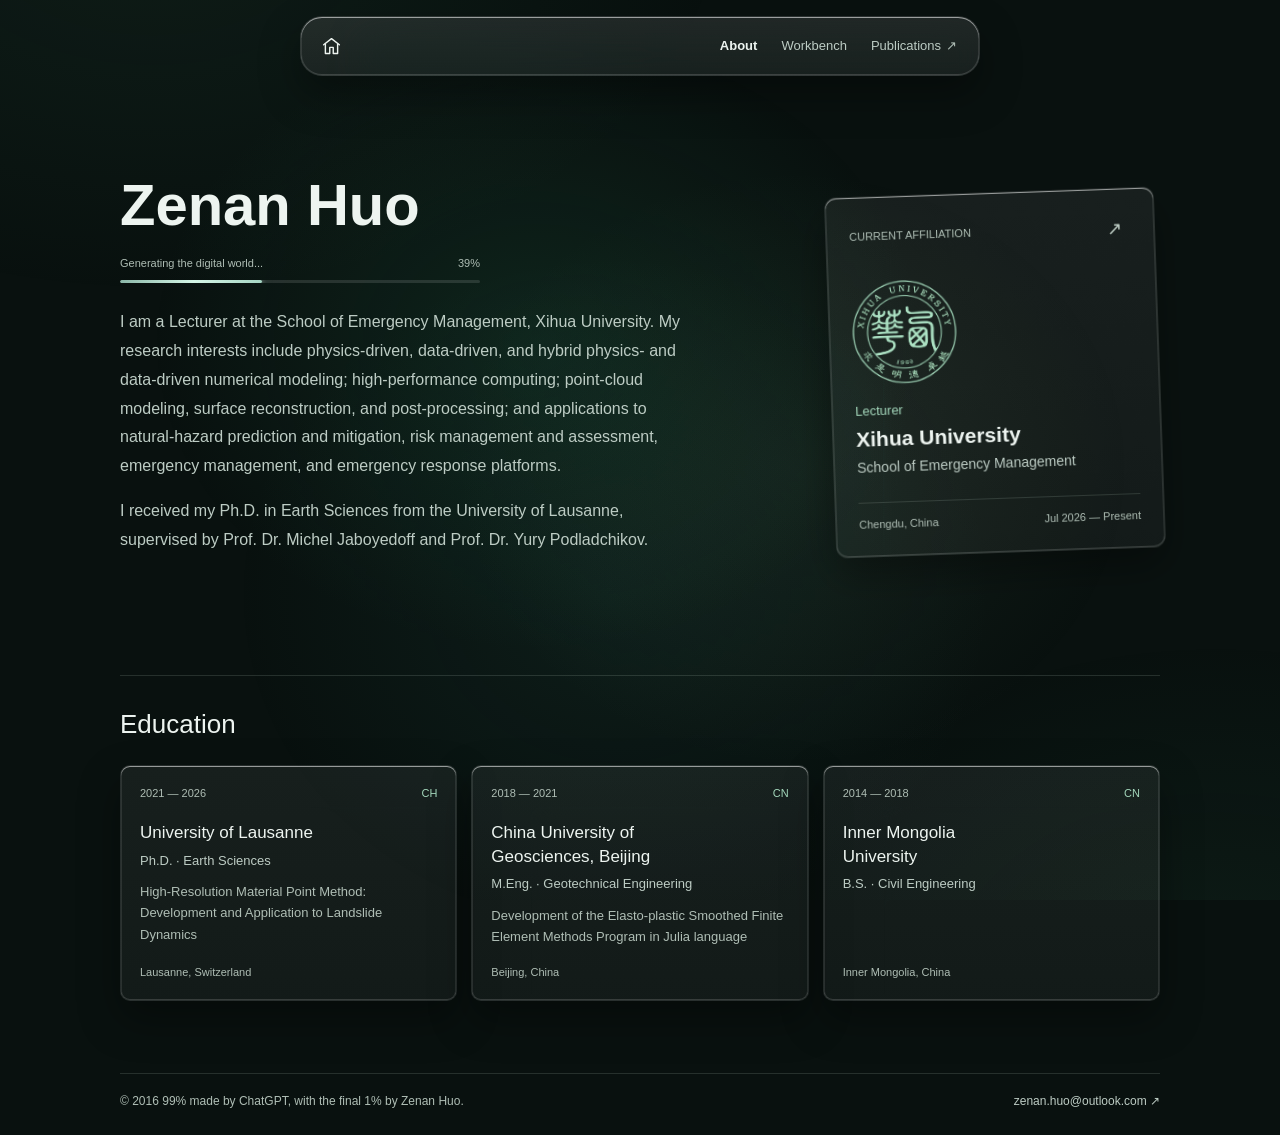
<file: index.html>
<!doctype html>
<html lang="en" data-theme="dark">
<head>
<meta charset="utf-8"><meta name="viewport" content="width=device-width, initial-scale=1">
<title>Zenan Huo</title>
<meta name="description" content="Zenan Huo">
<link rel="icon" href="assets/images/favicon.svg?v=2" type="image/svg+xml">
<link rel="stylesheet" href="assets/css/liquid-glass.css?v=23"><link rel="stylesheet" href="assets/css/style.css?v=31">
<script src="assets/js/glass.js?v=4" defer></script>
<script src="assets/js/navigation.js" defer></script>
<script src="assets/js/content-protection.js" defer></script>
<script src="assets/js/progress.js?v=3" defer></script>
</head>
<body class="liquid-glass-backdrop">
<a class="skip" href="#about">Skip to content</a>

<header class="masthead liquid-glass" data-glass><a class="home-link" href="#" aria-label="Home" title="Home"><svg width="21" height="21" viewBox="0 0 24 24" fill="none" stroke="currentColor" stroke-width="1.6" stroke-linecap="round" stroke-linejoin="round" aria-hidden="true"><path d="m3 10 9-7 9 7"/><path d="M5 9v11h5v-7h4v7h5V9"/></svg></a><button class="nav-toggle" type="button" aria-label="Open navigation" aria-expanded="false" aria-controls="main-navigation"><svg width="20" height="20" viewBox="0 0 24 24" fill="none" stroke="currentColor" stroke-width="1.6" stroke-linecap="round" aria-hidden="true"><path d="M4 7h16M4 12h16M4 17h16"/></svg></button><nav id="main-navigation" aria-label="Main navigation"><a href="#about" aria-current="page">About</a><a href="workbench.html">Workbench</a><a href="https://scholar.google.com/citations?user=pwK2dYYAAAAJ&amp;hl=en" target="_blank" rel="noopener noreferrer">Publications <span aria-hidden="true">↗</span></a></nav></header>
<main>
<section class="hero" id="about" aria-labelledby="name">
<div class="intro"><h1 id="name">Zenan Huo</h1><div class="world-progress" role="group" aria-label="Digital world generation status"><div class="world-progress-label"><span>Generating the digital world...</span><span data-progress-value>0%</span></div><div class="world-progress-track" role="progressbar" aria-label="Digital world generation" aria-valuemin="0" aria-valuemax="100" aria-valuenow="0" aria-valuetext="0 percent"><span class="world-progress-fill" data-progress-fill></span></div></div><p class="bio">I am a Lecturer at the School of Emergency Management, Xihua University. My research interests include physics-driven, data-driven, and hybrid physics- and data-driven numerical modeling; high-performance computing; point-cloud modeling, surface reconstruction, and post-processing; and applications to natural-hazard prediction and mitigation, risk management and assessment, emergency management, and emergency response platforms.</p><p class="bio">I received my Ph.D. in Earth Sciences from the University of Lausanne, supervised by Prof. Dr. Michel Jaboyedoff and Prof. Dr. Yury Podladchikov.</p></div>
<aside class="affiliation liquid-glass" data-glass aria-label="Current affiliation"><div class="card-top"><span class="eyebrow">CURRENT AFFILIATION</span><a class="north-arrow" href="https://www.xhu.edu.cn/" target="_blank" rel="noopener noreferrer" aria-label="Xihua University website (opens in a new tab)">↗</a></div><div class="seal"><img src="assets/images/xihua-emblem.png" alt="Xihua University emblem" width="83" height="83" decoding="async"></div><p class="position">Lecturer</p><h2>Xihua University</h2><p class="school">School of Emergency Management</p><div class="card-foot"><span>Chengdu, China</span><span>Jul 2026 — Present</span></div></aside>
</section>
<section class="education-section" id="education" aria-labelledby="education-heading"><div class="section-heading"><div><h2 id="education-heading">Education</h2></div></div><div class="education-grid"><article class="education liquid-glass" data-glass><p class="date">2021 — 2026 <span>CH</span></p><h3>University of Lausanne</h3><p class="degree">Ph.D. · Earth Sciences</p><p class="detail">High-Resolution Material Point Method: Development and Application to Landslide Dynamics</p><p class="place">Lausanne, Switzerland</p></article><article class="education liquid-glass" data-glass><p class="date">2018 — 2021 <span>CN</span></p><h3>China University of<br>Geosciences, Beijing</h3><p class="degree">M.Eng. · Geotechnical Engineering</p><p class="detail">Development of the Elasto-plastic Smoothed Finite Element Methods Program in Julia language</p><p class="place">Beijing, China</p></article><article class="education liquid-glass" data-glass><p class="date">2014 — 2018 <span>CN</span></p><h3>Inner Mongolia<br>University</h3><p class="degree">B.S. · Civil Engineering</p><p class="place">Inner Mongolia, China</p></article></div></section>
</main><footer><span>© <span id="year">2016</span> <span class="credits">99% made by ChatGPT, with the final 1% by Zenan Huo.</span></span><a href="mailto:zenan.huo@outlook.com">zenan.huo@outlook.com <span aria-hidden="true">↗</span></a></footer>
</body></html>
</file>
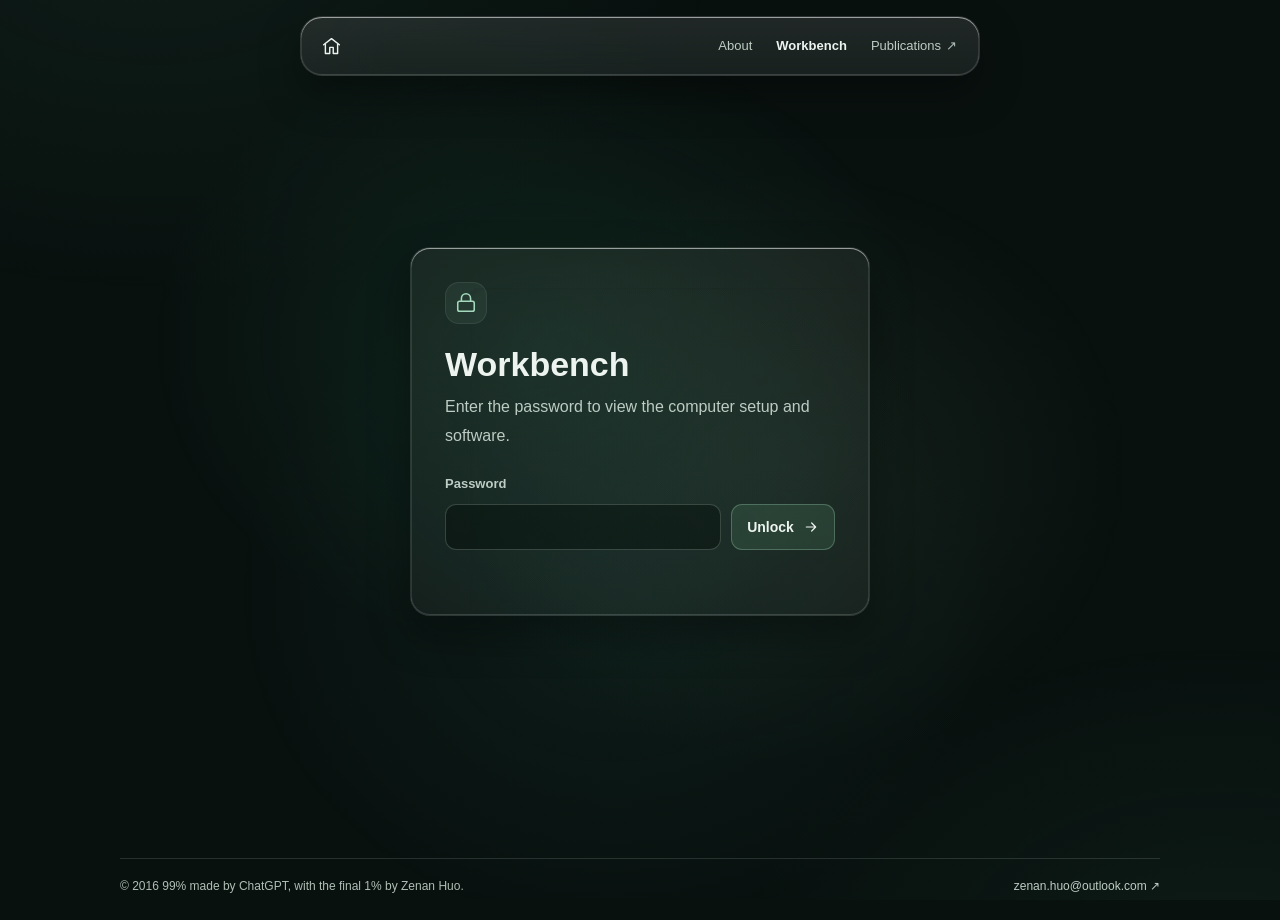
<file: workbench.html>
<!doctype html>
<html lang="en" data-theme="dark">
<head>
<meta charset="utf-8"><meta name="viewport" content="width=device-width, initial-scale=1">
<title>Workbench — Zenan Huo</title>
<meta name="description" content="Password-protected computer setup and software notes.">
<link rel="icon" href="assets/images/favicon.svg?v=2" type="image/svg+xml">
<link rel="stylesheet" href="assets/css/liquid-glass.css?v=23"><link rel="stylesheet" href="assets/css/style.css?v=32">
<script src="assets/js/glass.js?v=4" defer></script>
<script src="assets/js/navigation.js" defer></script>
<script src="assets/js/content-protection.js" defer></script>
<script src="assets/js/workbench.js?v=1" defer></script>

</head>
<body class="liquid-glass-backdrop">
<a class="skip" href="#workbench-main">Skip to content</a>

<header class="masthead liquid-glass" data-glass><a class="home-link" href="index.html" aria-label="Home" title="Home"><svg width="21" height="21" viewBox="0 0 24 24" fill="none" stroke="currentColor" stroke-width="1.6" stroke-linecap="round" stroke-linejoin="round" aria-hidden="true"><path d="m3 10 9-7 9 7"/><path d="M5 9v11h5v-7h4v7h5V9"/></svg></a><button class="nav-toggle" type="button" aria-label="Open navigation" aria-expanded="false" aria-controls="main-navigation"><svg width="20" height="20" viewBox="0 0 24 24" fill="none" stroke="currentColor" stroke-width="1.6" stroke-linecap="round" aria-hidden="true"><path d="M4 7h16M4 12h16M4 17h16"/></svg></button><nav id="main-navigation" aria-label="Main navigation"><a href="index.html#about">About</a><a href="workbench.html" aria-current="page">Workbench</a><a href="https://scholar.google.com/citations?user=pwK2dYYAAAAJ&amp;hl=en" target="_blank" rel="noopener noreferrer">Publications <span aria-hidden="true">↗</span></a></nav></header>
<main id="workbench-main" class="workbench-main is-locked">
<section id="workbench-access" class="workbench-access liquid-glass" data-glass aria-labelledby="workbench-access-title">
<div class="workbench-lock-mark" aria-hidden="true"><svg width="22" height="22" viewBox="0 0 24 24" fill="none" stroke="currentColor" stroke-width="1.7" stroke-linecap="round" stroke-linejoin="round"><rect x="3" y="10" width="18" height="11" rx="2"/><path d="M7 10V7a5 5 0 0 1 10 0v3"/></svg></div>
<h1 id="workbench-access-title">Workbench</h1>
<p class="bio">Enter the password to view the computer setup and software.</p>
<form id="workbench-access-form" novalidate>
<label for="workbench-password">Password</label>
<div class="workbench-password-row">
<input id="workbench-password" class="workbench-password" name="password" type="password" autocomplete="current-password" autocapitalize="off" spellcheck="false" required aria-describedby="workbench-access-status">
<button class="workbench-unlock" type="submit"><span>Unlock</span><svg width="16" height="16" viewBox="0 0 24 24" fill="none" stroke="currentColor" stroke-width="1.8" stroke-linecap="round" stroke-linejoin="round" aria-hidden="true"><path d="M5 12h14M13 6l6 6-6 6"/></svg></button>
</div>
<p id="workbench-access-status" class="workbench-access-status" role="status" aria-live="polite"></p>
</form>
</section>
<div id="workbench-content" role="region" aria-label="Workbench content" hidden tabindex="-1"></div>
</main><footer><span>© <span id="year">2016</span> <span class="credits">99% made by ChatGPT, with the final 1% by Zenan Huo.</span></span><a href="mailto:zenan.huo@outlook.com">zenan.huo@outlook.com <span aria-hidden="true">↗</span></a></footer>
</body></html>
</file>
<file: assets/css/liquid-glass.css>
:root,
html[data-theme='dark'] {
  color-scheme: dark;
  --glass-radius: 12px;
  --glass-tint-top: rgba(255, 255, 255, 0.06);
  --glass-tint-bottom: rgba(179, 179, 179, 0.06);
  --glass-rim-top: rgba(255, 255, 255, 0.5);
  --glass-rim-hairline: rgba(255, 255, 255, 0.1);
  --glass-rim-bottom: rgba(255, 255, 255, 0.06);
  --glass-border: rgba(255, 255, 255, 0.08);
  --glass-shadow: 0 18px 40px rgba(0, 0, 0, 0.35);
  --glass-page-bg: #09110f;
  --glass-page-fg: #edf4f0;
  --glass-mesh-forest: rgba(35, 105, 75, 0.22);
  --glass-mesh-sage: rgba(107, 146, 112, 0.10);
  --glass-mesh-jade: rgba(44, 119, 105, 0.12);
  --glass-mesh-corner-top: rgba(64, 135, 101, 0.10);
  --glass-mesh-corner-bottom: rgba(36, 94, 70, 0.14);
}

.liquid-glass-backdrop {
  position: relative;
  isolation: isolate;
  background: var(--glass-page-bg);
  color: var(--glass-page-fg);
}

.liquid-glass-backdrop::before {
  position: fixed;
  z-index: -1;
  inset: 0;
  background:
    radial-gradient(40rem 32rem at 42% 38%, var(--glass-mesh-forest), transparent 60%),
    radial-gradient(34rem 30rem at 62% 52%, var(--glass-mesh-sage), transparent 62%),
    radial-gradient(38rem 34rem at 48% 66%, var(--glass-mesh-jade), transparent 62%),
    radial-gradient(60rem 40rem at 12% -10%, var(--glass-mesh-corner-top), transparent 60%),
    radial-gradient(50rem 36rem at 95% 110%, var(--glass-mesh-corner-bottom), transparent 60%);
  content: '';
  pointer-events: none;
}

.liquid-glass {
  position: relative;
  border: 1px solid var(--glass-border);
  border-radius: var(--glass-radius);
  background: linear-gradient(180deg, var(--glass-tint-top), var(--glass-tint-bottom));
  box-shadow:
    var(--glass-shadow),
    inset 0 1px 0 var(--glass-rim-top),
    inset 0 0 0 1px var(--glass-rim-hairline),
    inset 0 -1px 0 var(--glass-rim-bottom);
  backdrop-filter: blur(3px) saturate(125%);
  -webkit-backdrop-filter: blur(3px) saturate(125%);
}
</file>
<file: assets/css/style.css>
:root {
  color-scheme: dark;
  --content-width: 1040px;
  --page-gutter: 28px;
  --text-primary: #edf4f0;
  --text-secondary: #bdccc4;
  --text-muted: #afbeb5;
  --accent: #a5d9bd;
  --nav-menu-surface: rgba(14, 27, 21, 0.88);
  --rule: rgba(218, 239, 226, 0.14);
  font-synthesis: none;
  text-rendering: optimizeLegibility;
  -webkit-font-smoothing: antialiased;
}

* {
  box-sizing: border-box;
}

html {
  scroll-behavior: smooth;
}

body {
  min-width: 320px;
  min-height: 100vh;
  margin: 0;
  font-family: -apple-system, BlinkMacSystemFont, "Segoe UI", sans-serif;
  font-size: 16px;
  line-height: 1.6;
}

a {
  color: inherit;
  text-decoration: none;
}

a:focus-visible {
  outline: 2px solid var(--accent);
  outline-offset: 4px;
}

.skip {
  position: fixed;
  z-index: 50;
  top: 10px;
  left: 10px;
  padding: 8px 12px;
  transform: translateY(-150%);
  border-radius: 8px;
  background: #edf4f0;
  color: #111317;
}

.skip:focus {
  transform: translateY(0);
}

/* One continuous glass surface; controls remain transparent. */
.masthead.liquid-glass {
  position: sticky;
  z-index: 20;
  top: 16px;
  display: flex;
  width: calc(100% - 36px);
  max-width: 680px;
  min-height: 60px;
  align-items: center;
  justify-content: space-between;
  gap: 16px;
  margin: 16px auto 0;
  padding: 7px 12px;
  border-radius: 22px;
  background:
    linear-gradient(180deg, rgba(255, 255, 255, 0.10), rgba(179, 179, 179, 0.10)),
    rgba(7, 17, 13, 0.34);
  clip-path: none;
  -webkit-backdrop-filter: blur(14px) saturate(145%);
  backdrop-filter: blur(14px) saturate(145%);
}

.home-link,
.masthead nav a,
.north-arrow {
  display: inline-flex;
  align-items: center;
  justify-content: center;
  transition: color 140ms ease, opacity 140ms ease,
    transform 140ms cubic-bezier(0.23, 1, 0.32, 1);
}

.home-link {
  min-height: 44px;
  gap: 9px;
  padding-inline: 8px;
  color: var(--text-primary);
  font-size: 14px;
  font-weight: 600;
  white-space: nowrap;
}

.masthead nav {
  display: flex;
  align-items: center;
  gap: 4px;
}

.masthead nav a {
  min-height: 44px;
  padding: 0 10px;
  color: var(--text-secondary);
  font-size: 13px;
  font-weight: 500;
  white-space: nowrap;
}

.masthead nav a span {
  margin-left: 5px;
  color: var(--text-muted);
}

@media (hover: hover) and (pointer: fine) {
  .home-link:hover,
  .masthead nav a:hover {
    color: var(--text-primary);
  }
}

.home-link:active,
.masthead nav a:active,
.north-arrow:active {
  transform: scale(0.97);
}

.masthead a:focus-visible {
  outline-offset: -2px;
}

#about, #education {
  scroll-margin-top: 100px;
}

main,
footer {
  width: calc(100% - var(--page-gutter) - var(--page-gutter));
  max-width: var(--content-width);
  margin-inline: auto;
}

.hero {
  display: grid;
  grid-template-columns: minmax(0, 1.45fr) minmax(280px, 0.75fr);
  align-items: center;
  gap: 72px;
  padding: 98px 0 104px;
}

.intro h1 {
  margin: 0 0 18px;
  color: var(--text-primary);
  font-size: 58px;
  font-weight: 580;
  line-height: 1.08;
}

.world-progress {
  max-width: 360px;
  margin: 0 0 25px;
}

.world-progress-label,
.card-top,
.card-foot,
.section-heading,
.date {
  display: flex;
  align-items: center;
  justify-content: space-between;
}

.world-progress-label {
  margin-bottom: 8px;
  color: var(--text-muted);
  font-size: 11px;
}

.world-progress-track {
  height: 3px;
  overflow: hidden;
  border-radius: 3px;
  background: rgba(255, 255, 255, 0.12);
}

.world-progress-fill {
  position: relative;
  display: block;
  width: 0%;
  height: 100%;
  overflow: hidden;
  border-radius: inherit;
  background: linear-gradient(90deg, #8bb7a8, #d4f5e6 52%, #a5d5c3);
}

.world-progress.is-loading .world-progress-fill {
  box-shadow: 0 0 5px rgba(185, 230, 210, 0.65), 0 0 13px rgba(139, 183, 168, 0.42);
}

.world-progress.is-loading .world-progress-fill::after {
  position: absolute;
  top: -1px;
  bottom: -1px;
  left: -35%;
  width: 30%;
  background: linear-gradient(90deg, transparent, rgba(255, 255, 255, 0.98), transparent);
  content: "";
  filter: blur(0.4px);
  animation: progress-beam 760ms cubic-bezier(0.4, 0, 0.2, 1) infinite;
}

@keyframes progress-beam {
  to { left: 110%; }
}

.bio {
  max-width: 64ch;
  margin: 0 0 16px;
  color: var(--text-secondary);
  line-height: 1.8;
}

.affiliation {
  min-width: 0;
  padding: 23px;
  border-radius: 12px;
  transform: rotate(-2deg);
}

.eyebrow,
.date {
  color: var(--text-muted);
  font-size: 11px;
}

.north-arrow {
  width: 34px;
  height: 34px;
  border-radius: 9px;
  color: var(--text-secondary);
  font-size: 18px;
}

.north-arrow:hover {
  background: rgba(255, 255, 255, 0.07);
  color: var(--text-primary);
}

.seal {
  display: grid;
  width: 104px;
  height: 104px;
  place-items: center;
  margin: 27px 0 16px;
}

.seal img {
  display: block;
  width: 100%;
  height: 100%;
  object-fit: contain;
}

.position,
.school,
.degree,
.detail,
.place {
  margin: 0;
}

.position {
  margin-bottom: 3px;
  color: var(--accent);
  font-size: 13px;
}

.affiliation h2 {
  margin: 0;
  color: var(--text-primary);
  font-size: 21px;
  font-weight: 560;
  line-height: 1.35;
}

.school {
  margin-top: 3px;
  color: var(--text-secondary);
  font-size: 14px;
}

.card-foot {
  gap: 8px;
  margin-top: 23px;
  padding-top: 13px;
  border-top: 1px solid var(--rule);
  color: var(--text-muted);
  font-size: 11px;
}

.education-section {
  padding: 28px 0 0;
  border-top: 1px solid var(--rule);
}

.section-heading {
  margin-bottom: 20px;
}

.section-heading h2 {
  margin: 0;
  color: var(--text-primary);
  font-size: 26px;
  font-weight: 540;
}

.education-grid {
  display: grid;
  grid-template-columns: repeat(3, minmax(0, 1fr));
  gap: 14px;
}

.education {
  display: flex;
  min-height: 224px;
  min-width: 0;
  flex-direction: column;
  padding: 19px;
  border-radius: 10px;
}

.date {
  margin: 0 0 18px;
}

.date span {
  color: var(--accent);
}

.education h3 {
  margin: 0 0 5px;
  color: var(--text-primary);
  font-size: 17px;
  font-weight: 540;
  line-height: 1.4;
}

.degree,
.detail,
.place {
  color: var(--text-secondary);
  font-size: 13px;
  line-height: 1.65;
}

.detail {
  margin-top: 10px;
  color: var(--text-muted);
}

.place {
  margin-top: auto;
  padding-top: 15px;
  color: var(--text-muted);
  font-size: 11px;
}

footer {
  display: flex;
  align-items: center;
  justify-content: space-between;
  gap: 16px;
  margin-top: 72px;
  padding: 18px 0 24px;
  border-top: 1px solid var(--rule);
  color: var(--text-muted);
  font-size: 12px;
}

footer a {
  color: var(--text-secondary);
}

footer a:hover {
  color: var(--text-primary);
}

@media (max-width: 760px) {
  :root {
    --page-gutter: 22px;
  }

  .masthead {
    clip-path: ellipse(82% 126% at 50% -10%);
    padding-inline: 22px;
  }

  .hero {
    grid-template-columns: minmax(0, 1fr);
    gap: 38px;
    padding: 72px 0 76px;
  }

  .intro h1 {
    font-size: 48px;
  }

  .affiliation {
    max-width: 420px;
  }

  .education-grid {
    grid-template-columns: repeat(2, minmax(0, 1fr));
  }
}

@media (max-width: 520px) {
  :root {
    --page-gutter: 18px;
  }

  .masthead {
    clip-path: none;
    padding-inline: 18px;
  }

  .masthead nav {
    gap: 0;
  }

  .masthead nav a {
    padding-inline: 9px;
    font-size: 13px;
  }

  .hero {
    padding-top: 56px;
  }

  .intro h1 {
    font-size: 42px;
  }

  .education-grid {
    grid-template-columns: minmax(0, 1fr);
  }

  .education {
    min-height: 190px;
  }

  footer {
    align-items: flex-start;
    flex-direction: column;
    gap: 5px;
    margin-top: 52px;
  }
}



@media (max-width: 520px) {
  .masthead.liquid-glass { top: 10px; gap: 4px; padding: 5px 8px; border-radius: 20px; }
  .home-link { padding-inline: 4px; }
  .masthead nav a { padding-inline: 8px; font-size: 12px; }
}


/* Disable native selection and touch callouts throughout the page. */
html, body, body * {
  -webkit-user-select: none;
  user-select: none;
  -webkit-touch-callout: none;
}
img, a {
  -webkit-user-drag: none;
}

.nav-toggle {
  display: none;
  align-items: center;
  justify-content: center;
  width: 44px;
  height: 44px;
  padding: 0;
  border: 0;
  background: transparent;
  color: var(--text-primary);
  cursor: pointer;
  transition: transform 140ms cubic-bezier(0.23, 1, 0.32, 1);
}
.nav-toggle:active { transform: scale(0.97); }
.nav-toggle:focus-visible { outline: 2px solid var(--accent); outline-offset: -2px; }
@media (max-width: 520px) {
  .nav-toggle { display: inline-flex; }
  .masthead nav {
    position: absolute;
    top: calc(100% + 10px);
    right: 0;
    display: none;
    min-width: 200px;
    padding: 8px;
    flex-direction: column;
    align-items: stretch;
    border: 1px solid var(--glass-border);
    border-radius: 16px;
    background: var(--nav-menu-surface);
    box-shadow: var(--glass-shadow), inset 0 1px 0 var(--glass-rim-hairline);
    -webkit-backdrop-filter: blur(22px) saturate(140%);
    backdrop-filter: blur(22px) saturate(140%);
    transform-origin: top right;
  }
  .masthead[data-menu-open] nav { display: flex; }
  .masthead nav a { justify-content: flex-start; padding-inline: 14px; font-size: 14px; }
}

.masthead nav a[aria-current="page"] { color: var(--text-primary); font-weight: 600; }
.workbench-main { min-height: calc(100vh - 230px); padding-block: 88px 48px; }
.workbench-intro { max-width: 680px; margin-bottom: 40px; }
.workbench-empty { padding: 32px; }
.workbench-empty h2 { margin: 12px 0; font-size: 26px; font-weight: 540; }
.workbench-empty .bio { margin-bottom: 0; }
.workbench-document { color: var(--text-secondary); }
.workbench-document > h1 { margin: 0 0 24px; color: var(--text-primary); font-size: 34px; font-weight: 580; line-height: 1.2; }
.workbench-document > blockquote { margin: 0 0 40px; padding: 14px 18px; border-left: 2px solid rgba(165, 217, 189, 0.62); color: var(--text-secondary); }
.workbench-document > blockquote p { margin: 0; }
.workbench-document h2 { margin: 46px 0 16px; padding-bottom: 10px; border-bottom: 1px solid var(--rule); color: var(--text-primary); font-size: 22px; font-weight: 560; line-height: 1.3; }
.workbench-document h3 { margin: 28px 0 10px; color: var(--text-primary); font-size: 16px; font-weight: 600; }
.workbench-document h4 { margin: 22px 0 8px; color: var(--text-primary); font-size: 14px; font-weight: 600; }
.workbench-document p { margin: 10px 0; }
.workbench-document ul, .workbench-document ol { margin: 10px 0 18px; padding-left: 24px; }
.workbench-document li { margin: 6px 0; padding-left: 4px; }
.workbench-document li::marker { color: var(--accent); }
.workbench-document strong { color: var(--text-primary); font-weight: 600; }
.workbench-main.is-locked {
  display: grid;
  min-height: calc(100vh - 190px);
  place-items: center;
  padding-block: 48px;
}
.workbench-access {
  width: min(100%, 460px);
  margin-inline: auto;
  padding: 34px;
  border-radius: 20px;
  animation: workbench-enter 460ms cubic-bezier(0.22, 1, 0.36, 1) both;
}
.workbench-lock-mark {
  display: flex;
  width: 42px;
  height: 42px;
  align-items: center;
  justify-content: center;
  margin-bottom: 20px;
  border: 1px solid var(--glass-border);
  border-radius: 14px;
  color: var(--accent);
  background: rgba(165, 217, 189, 0.07);
}
.workbench-access h1 { margin: 0 0 8px; font-size: 34px; font-weight: 580; line-height: 1.2; }
.workbench-access > .bio { margin: 0 0 24px; color: var(--text-secondary); }
.workbench-access form { display: grid; gap: 9px; }
.workbench-access label { color: var(--text-secondary); font-size: 13px; font-weight: 550; }
.workbench-password-row { display: grid; grid-template-columns: minmax(0, 1fr) auto; gap: 10px; }
.workbench-password {
  width: 100%;
  min-width: 0;
  height: 46px;
  padding: 0 13px;
  border: 1px solid rgba(218, 239, 226, 0.2);
  border-radius: 11px;
  outline: none;
  background: rgba(4, 12, 9, 0.42);
  color: var(--text-primary);
  font: inherit;
  user-select: text;
  -webkit-user-select: text;
  transition: border-color 160ms ease, box-shadow 160ms ease, background 160ms ease;
}
.workbench-password::placeholder { color: var(--text-muted); }
.workbench-password:focus-visible { border-color: var(--accent); box-shadow: 0 0 0 3px rgba(165, 217, 189, 0.14); }
.workbench-unlock {
  display: inline-flex;
  min-width: 104px;
  height: 46px;
  align-items: center;
  justify-content: center;
  gap: 9px;
  padding: 0 14px;
  border: 1px solid rgba(165, 217, 189, 0.3);
  border-radius: 11px;
  background: rgba(79, 133, 103, 0.24);
  color: var(--text-primary);
  font: inherit;
  font-size: 14px;
  font-weight: 600;
  cursor: pointer;
  transition: transform 150ms cubic-bezier(0.23, 1, 0.32, 1), border-color 160ms ease, background 160ms ease;
}
.workbench-unlock:hover { border-color: rgba(165, 217, 189, 0.52); background: rgba(79, 133, 103, 0.34); }
.workbench-unlock:active { transform: scale(0.97); }
.workbench-unlock:focus-visible { outline: 2px solid var(--accent); outline-offset: 3px; }
.workbench-unlock:disabled { cursor: wait; opacity: 0.7; }
.workbench-access-status { min-height: 1.5em; margin: 2px 0 0; color: var(--text-muted); font-size: 13px; }
.workbench-access-status[data-state="error"] { color: #f0aaa2; }
.workbench-access-form.is-invalid { animation: workbench-denied 300ms ease both; }
.workbench-content-ready { animation: workbench-enter 480ms cubic-bezier(0.22, 1, 0.36, 1) both; }
@keyframes workbench-enter {
  from { opacity: 0; transform: translateY(12px) scale(0.99); filter: blur(5px); }
  to { opacity: 1; transform: translateY(0) scale(1); filter: blur(0); }
}
@keyframes workbench-denied {
  20%, 60% { transform: translateX(-5px); }
  40%, 80% { transform: translateX(5px); }
}
@media (max-width: 520px) {
  .workbench-main { padding-top: 56px; }
  .workbench-empty { padding: 24px; }
  .workbench-document > h1 { font-size: 29px; }
  .workbench-document > blockquote { margin-bottom: 32px; padding: 12px 14px; }
  .workbench-document h2 { margin-top: 38px; font-size: 20px; }
  .workbench-main.is-locked { min-height: calc(100vh - 166px); padding-block: 42px; }
  .workbench-access { padding: 26px 22px; border-radius: 18px; }
  .workbench-password-row { grid-template-columns: 1fr; }
  .workbench-unlock { width: 100%; }
}
</file>
